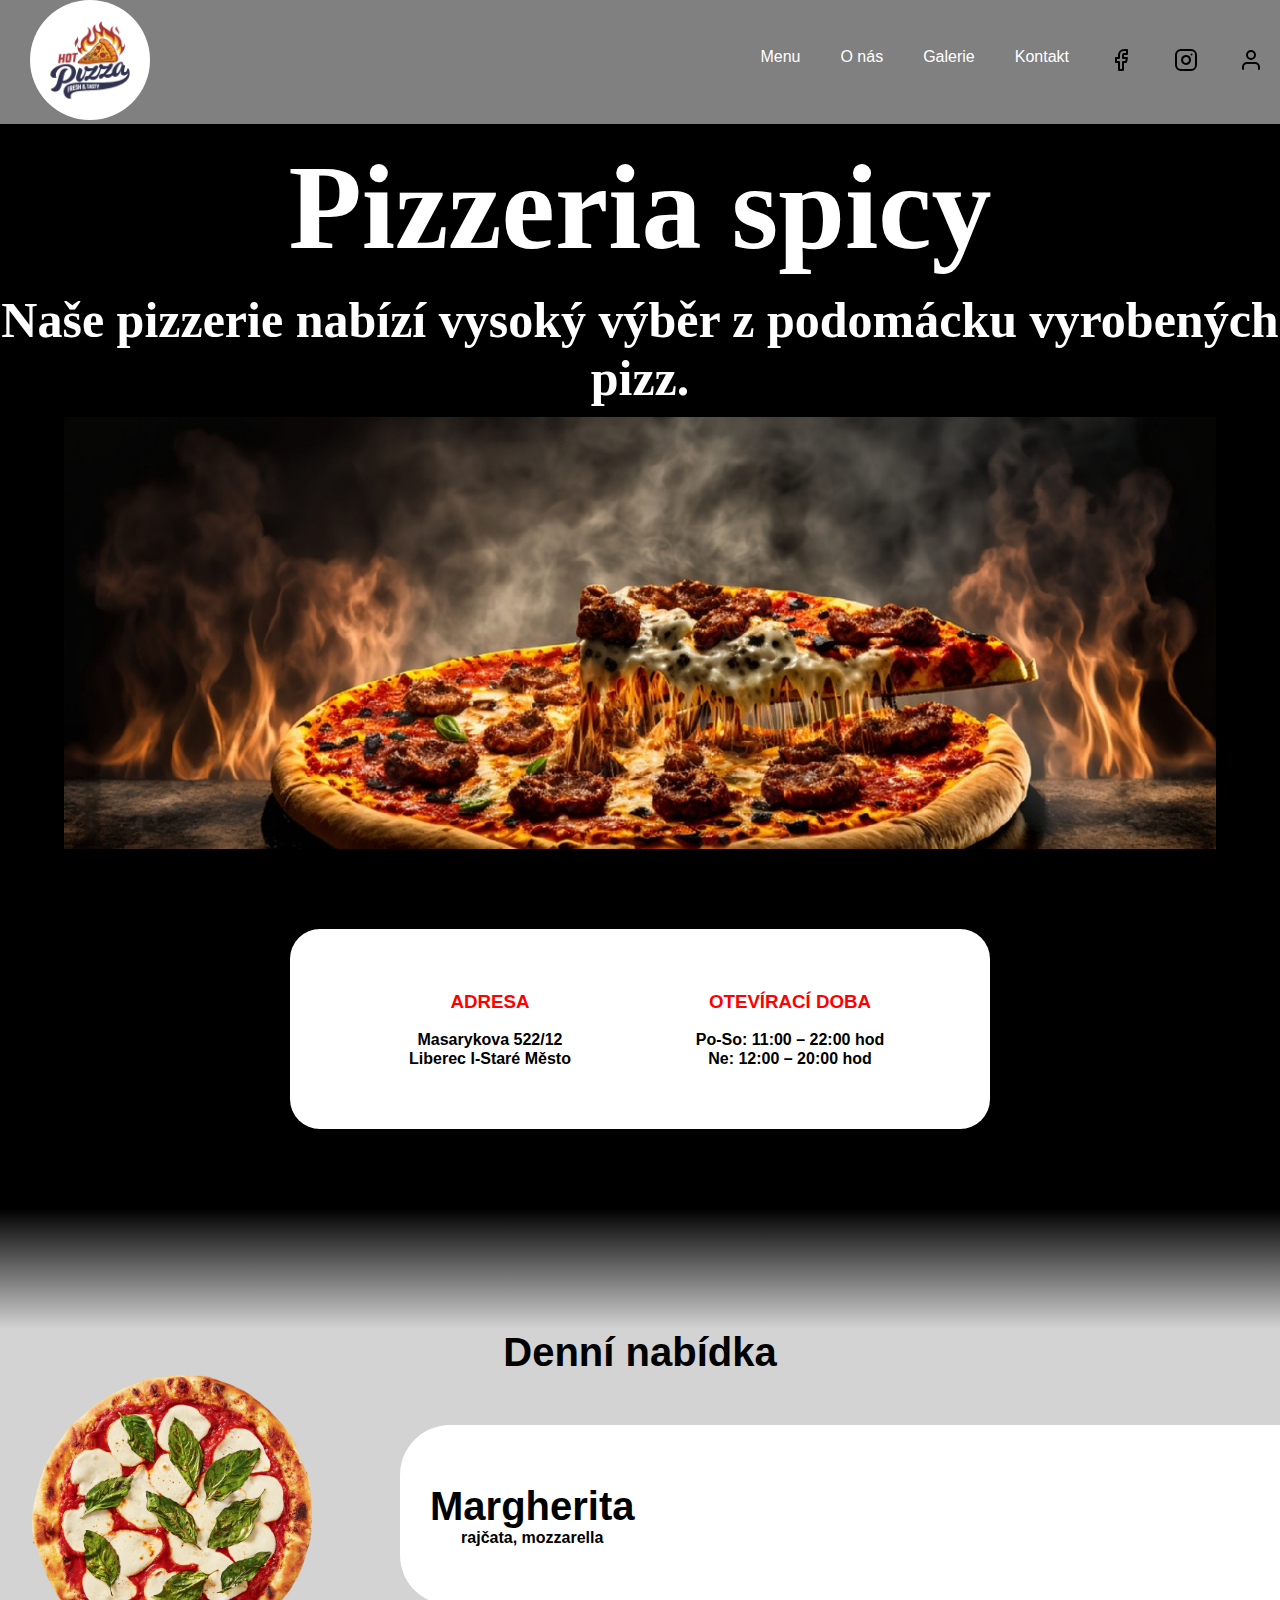
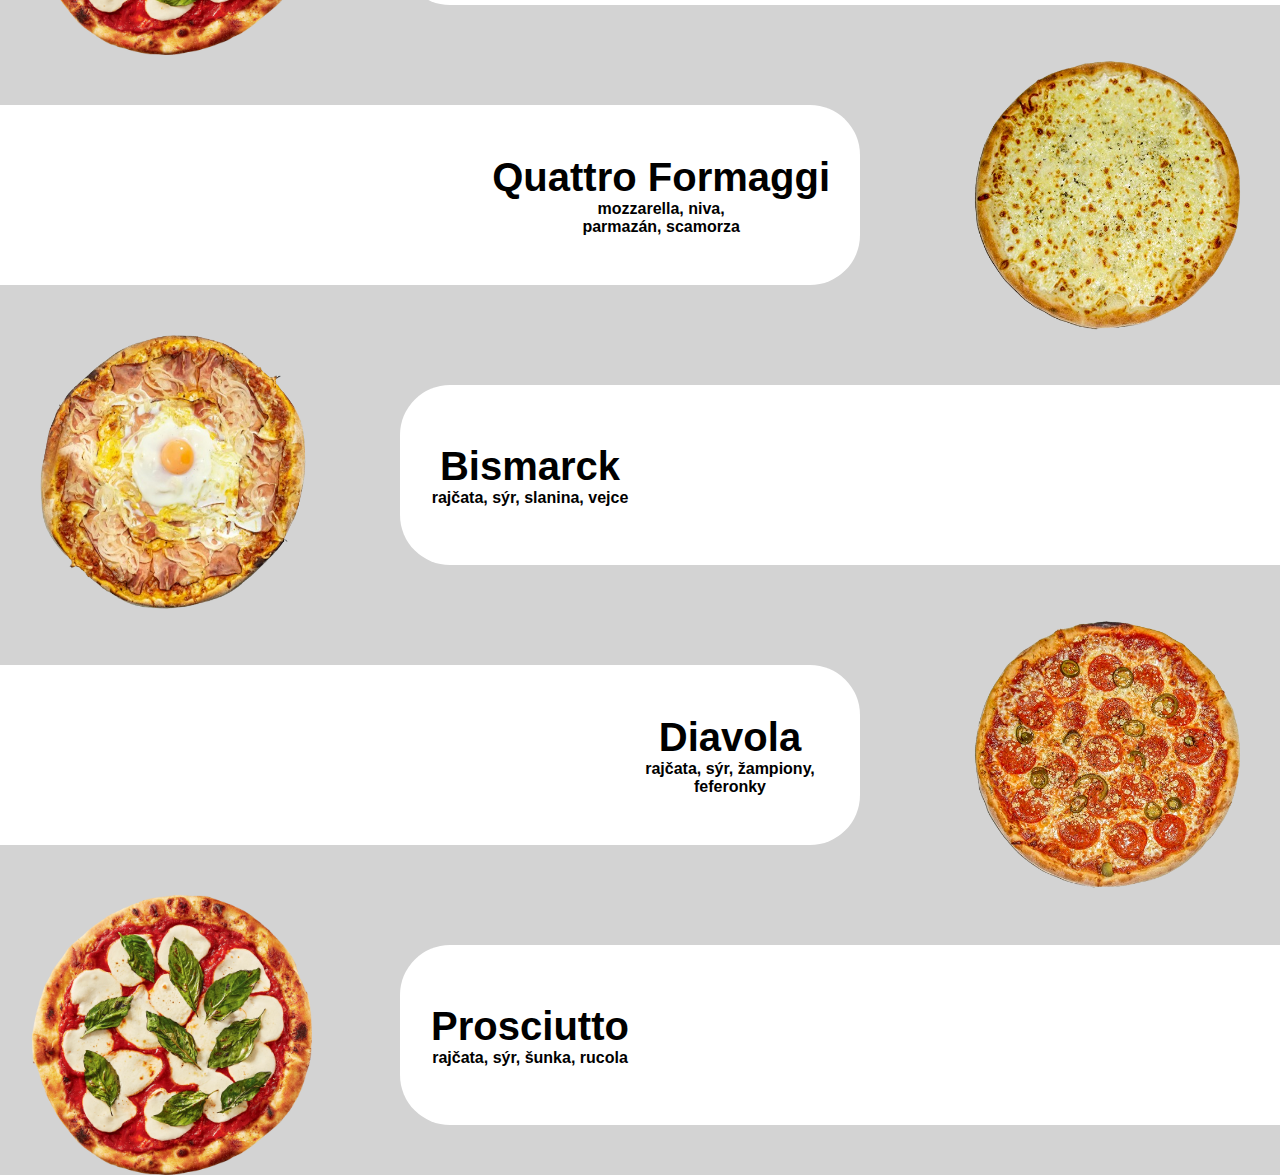
<file: index.html>
<!DOCTYPE html>
<html lang="cs">
<head>
    <meta charset="UTF-8">
    <meta name="viewport" content="width=device-width, initial-scale=1.0">
    <title>Pizzeria</title>
    <link rel="stylesheet" href="./styles/main.css">
    <link rel="stylesheet" href="./styles/normalize.css">
    <link rel="stylesheet" href="./icons/style.css">
    <link rel="icon" type="image/svg" href="./icons/pizza_logo-removebg-preview.png">
    <link rel="stylesheet" href="https://cdnjs.cloudflare.com/ajax/libs/font-awesome/6.0.0-beta2/css/all.min.css" integrity="sha512-YWzhKL2whUzgiheMoBFwW8CKV4qpHQAEuvilg9FAn5VJUDwKZZxkJNuGM4XkWuk94WCrrwslk8yWNGmY1EduTA==" crossorigin="anonymous" referrerpolicy="no-referrer" /></head>
</head>

<body>
    <header>
        <nav>
            <ul class="nav-bar">
                <li class="logo"><a href="./index.html"><img src="./images/pizza_logo-removebg-preview.png"></a></li>
                <input type='checkbox' id='check' />
                <span class="menu">
                    <li><a href="">Menu</a></li>
                    <li><a href="">O nás</a></li>
                    <li><a href="./gallery.html">Galerie</a></li>
                    <li><a href="./formular.html">Kontakt</a></li>
                    <li><a id="FacebookIcon" class="icona" href="i"></a></li>
                    <li><a id="InstagramIcon" class="icona" href="i"></a></li>
                    <li><a id="UserIcon" class="icona" href="i"></a></li>
                    <label for="check" class="close-menu"><i class="fas fa-times"></i></label>
                </span>
                <label for="check" class="open-menu"><i class="fas fa-bars"></i></label>
            </ul>
        </nav>
    
    </header>
    <section class="main">
        <div class="top-main">
            <h1>Pizzeria spicy</h1>
            <h2>Naše pizzerie nabízí vysoký výběr z podomácku vyrobených pizz.</h2>
            <img class="main-img" src="./images/pizza-main.jpeg">
        </div>
        <div class="info">
            <div class="ADRESA">
                <h3>ADRESA</h3>
                <ul class="info-more">
                    <p>Masarykova 522/12</p>
                    <p>Liberec I-Staré Město</p>
                </ul>
            </div>
            <div class="DOBA">
                <h3>OTEVÍRACÍ DOBA</h3>
                <ul class="info-more">
                    <p>Po-So: 11:00 – 22:00 hod</p>
                    <p>Ne: 12:00 – 20:00 hod</p>
                </ul>
            </div>

        </div>
    </section>
    <section class="dole">
        <div class="mez-gradient">

        </div>
        <h4 class="nabidka-text">Denní nabídka</h4>
        <div class="pizza-container">
            <img class="pizza" src="./images/product-beauty-the-margherita_1500x.webp">
            <div class="popis-pizza">
                <div class="popis-pizza-text">
                    <h5 class="nazev-pizza">Margherita</h5>
                    <p class="slozeni-pizza">rajčata, mozzarella</p>
                </div>
                
            </div>
        </div>
        <div class="pizza-container_even">
            <div class="popis-pizza-even">
                <div class="popis-pizza-text">
                    <h5 class="nazev-pizza">Quattro Formaggi</h5>
                    <p class="slozeni-pizza">mozzarella, niva, parmazán, scamorza</p>
                </div>
                
            </div>
            <img class="pizza-even" src="./images/17-Pizza-Quatro-Formaggi-removebg-preview.png">
        </div>
        <div class="pizza-container">
            <img class="pizza" src="./images/image-removebg-preview.png">
            <div class="popis-pizza">
                <div class="popis-pizza-text">
                    <h5 class="nazev-pizza">Bismarck</h5>
                    <p class="slozeni-pizza">rajčata, sýr, slanina, vejce</p>
                </div>
            </div>
        </div>
        <div class="pizza-container_even">
            <div class="popis-pizza-even">
                <div class="popis-pizza-text">
                    <h5 class="nazev-pizza">Diavola</h5>
                    <p class="slozeni-pizza">rajčata, sýr, žampiony, feferonky</p>
                </div>
                
            </div>
            <img class="pizza-even" src="./images/diavola.png">
        </div>
        <div class="pizza-container">
            <img class="pizza" src="./images/product-beauty-the-margherita_1500x.webp">
            <div class="popis-pizza">
                <div class="popis-pizza-text">
                    <h5 class="nazev-pizza">Prosciutto</h5>
                    <p class="slozeni-pizza">rajčata, sýr, šunka, rucola</p>
                </div>
                
            </div>
        </div>
    </section>
    
</body>
</html>
</file>
<file: styles/main.css>
#InstagramIcon{
    background-image: url(../icons/instagram.svg);
}
#FacebookIcon{
    background-image: url(../icons/facebook.svg);
}
#UserIcon{
    background-image: url(../icons/user.svg);
    margin-right: 1em;
}
.icona{
    width: 25px;
    height: 25px;
    background-repeat: no-repeat;
}
ul.nav-bar{
    padding: 0;
}
.nav-bar {
    width: 100%;
    margin: 0;
    display: flex;
    justify-content: space-between;
    align-items: center;
    list-style: none;
    position: relative;
    background-color: var(--color2);
    padding: 12px 20px;
}
.logo img {
    width: 120px;
    background : var(--color1);
    border-radius: 50%;
    margin-left: 30px;

}
.menu {display: flex;}
.menu li {padding-left: 30px;}
.menu li a {
    margin-right: 10px;
    display: inline-block;
    text-decoration: none;
    color: var(--color1);
    text-align: center;
    transition: 0.15s ease-in-out;
    position: relative;
}
.menu li a::after {
    content: "";
    position: absolute;
    bottom: 0;
    left: 0;
    width: 0;
    height: 1px;
    background-color: var(--color1);
    transition: 0.15s ease-in-out;
}
.menu li a:hover:after {width: 100%;}
.open-menu , .close-menu {
    margin-right: 5px;
    position: absolute;
    color: var(--color1);
    cursor: pointer;
    font-size: 1.5rem;
    display: none;
}
.open-menu {
    top: 50%;
    right: 15px;
    transform: translateY(-50%);
}
.close-menu {
    top: 20px;
    right: 30px;
}
#check {display: none;}
@media(max-width: 720px){
    .menu {
        flex-direction: column;
        align-items: center;
        justify-content: center;
        width: 80%;
        height: 100vh;
        position: fixed;
        top: 0;
        right: -100%;
        z-index: 100;
        background-color: var(--color2);
        transition: all 0.2s ease-in-out;
    }
    #InstagramIcon{
        padding: 0;
    }
    #FacebookIcon{
        padding: 0;
    }
    #UserIcon{
        padding: 0;
        margin-right: 10px;
    }
    .menu li {margin-top: 40px;}
    .menu li a {padding: 10px;}
    .open-menu , .close-menu {display: block;}
    #check:checked ~ .menu {right: 0;}
    ul.nav-bar{
        width: 100%;
        padding: 0;
    }
    .logo img {
        width: 100px;
        margin: 5px;
        background : var(--color1);
        border-radius: 50%;
    
    }
}
body{
 background-color: black;
 width: 100%;
 box-sizing: border-box;
 font-family: "Poppins", sans-serif;
 --color1: #FFF ;
 --color2: grey ;
}
.main{
    color: white;
}
h1{
    font-size: 120px;
    font-family: "KoHo", serif;
    margin: 15px;
    margin-left: auto;
    margin-right: auto;
    display: flex;
    text-align: center;
}
h2{
    font-size: 50px;
    font-family: "KoHo", serif;
    display: flex;
    text-align: center;
    margin-left: auto;
    margin-right: auto;
    margin: 0;
    margin-bottom: 10px;

}
p{
    color: black;
    font-weight: 800;
    margin: 0;
}
h3{
    color: red;
    margin-top: 0;
}
.main-img{
margin-left: auto;
margin-right: auto;
width: 90%;
overflow: hidden;
}
.info{
    width: 700px;
    height: 200px;
    display: flex;
    margin: 5em;
    margin-left: auto;
    margin-right: auto;
    justify-content: center;
    flex-direction: row;
    background-color: white;
    overflow: hidden;
    border-radius: 30px;
    

}
.info-more{
    text-align: center;
    font-weight: 200;
    padding: 0;
    margin: 0;
    
}
.ADRESA{
    width: 300px;
    display: flex;
    align-items: center;
    justify-content: center;
    flex-direction: column;
}
.DOBA{
    width: 300px;
    display: flex;
    align-items: center;
    justify-content: center;
    flex-direction: column;
}
.top-main{
    display: flex;
    flex-direction: column;
    align-items:center;
    width:100%; 
}
.mez-gradient{
    height: 120px;
    background-image: linear-gradient(black , lightgray);
}
.dole{
    background-color: lightgrey;
    margin: 0;
    overflow: auto;
}
.pizza-container{
    display: grid;
    grid-template-columns: 400px 1fr;

}
.pizza-container_even{
    display: grid;
    grid-template-columns: 1fr 400px;
    

}
.nabidka-text{
    margin: 0;
    font-size: 40px;
    display: flex;
    flex-direction: column;
    align-items: center;
}
.pizza{
    width: 280px;
    height: 280px;
    margin-left: 2em;
}
.pizza-even{
    width: 280px;
    height: 280px;
    justify-self: flex-end;
    margin-right: 2em;
}
.nazev-pizza{
    font-size: 40px;
    width: fit-content;
    /*height: 100px;*/
    margin: 0;
    
}
.popis-pizza{
    background-color: white;
    border-radius: 50px 0 0 50px;
    margin: 50px 20px 50px 0;
    display: grid;
    justify-self: flex-start;
    width: 100%;
    justify-content: flex-start;
    padding-left: 30px;
    /*
    padding-right: 50%;
    padding-left: 1em;
    display: flex;
    flex-direction: column;
    justify-content: center;
    background-color: white;
    border-radius: 50px 0 0 50px;
    margin: 50px 0 50px 20px;*/

}
.popis-pizza-even{
    background-color: white;
    border-radius: 0 50px 50px 0;
    margin: 50px 20px 50px 0;
    display: grid;
    justify-self: flex-end;
    width: 100%;
    justify-content: flex-end;
    padding-right: 30px;
    /*
    padding-left: 55%;
    padding-right: 1em;
    display: flex;
    flex-direction: column;
    justify-content: center;
    
    
    */

}
.popis-pizza-text{
    display: flex;
    flex-direction: column;
    justify-content: center;
    align-items: center;
    text-align: center;
}
.slozeni-pizza{
    width: 200px;
}
.galerie{
    display: grid;
    grid-template-columns: 1fr 1fr;
    gap: 40px;
    margin: 40px;
}
.galleryitem{
    margin: 0;
    display: block;
    width: 100%;
}

.container{
    max-width: 600px;
    margin: auto;
    margin-top: 10em;
    display: flex;
    flex-direction: column;
    background: black;
    padding: 25px 30px;
    border: 4px solid white;
    border-radius: 10px;
    
    
}
.container .title{
    font-size: 45px;
    font-weight: 500;
    color: white;
    position: relative;
    display: flex;
    justify-content: center;
}

.container form .user-details{
    display: flex;
    flex-wrap: wrap;
    color: white;
    justify-content: space-between;
    margin: 20px 0 12px 0;

}
form .user-details .input-box{
    margin-bottom: 15px;
    width: calc(100% / 2 - 20px);
}
.user-details .input-box .details{
    display: block;
    font-weight: 500;
    margin-bottom: 5px;
}
.user-details .input-box input{
    height: 45px;
    width: 100%;
    outline: none;
    border-radius: 5px;
    border: 1px solid #ccc;
    padding-left: 15px;
    font-size: 16px;
    border-bottom-width: 2px;
}
form .button{
    height: 45px;
    margin: 45px 0;
}
form .button input{
    height: 100%;
    width: 100%;
    color: black;
    border: 1px solid;
    font-size: 18px;
    font-weight: 500;
    border-radius: 5px;
    letter-spacing: 1px;
    background: white;
}
@media (max-width: 830px){
    h1{
        font-size: 80px;
    }
    h2{
        font-size: 40px;
    }
    .pizza-container{
        display: grid;
        grid-template-columns: 1fr;
    }
    .pizza-container_even{
        display: grid;
        grid-template-columns: 1fr;
    }
    .pizza{
        margin: 10px auto 10px auto;
    }
    .pizza-even{
        margin: 10px auto 10px auto;
        order: -1;
    }
    .popis-pizza-even{
        display: flex;
        padding: 0;
        text-align: center;
        justify-content: center;
        align-items: center;
        height: 200px;
        margin: 10px auto 10px auto;
        border-radius: 50px;
        width: 60%;
    }
    .popis-pizza{
        display: flex;
        padding: 0;
        text-align: center;
        justify-content: center;
        align-items: center;
        height: 200px;
        margin: 10px auto 10px auto;
        border-radius: 50px;
        width: 60%;
    }
    .info{
        width: 300px;
        height: 300px;
        flex-direction: column;
        align-items: center;
    }
    .DOBA{
        margin-top: 30px;
    }
    .ADRESA{
        margin-bottom: 30px;
    }
    p{
        font-size: 12px;
    }
    h3{
        font-size: 15px;
        font-weight: 1000;
    }
        
        
}
@media (max-width: 670px){
    .container{
        max-width: 500px;
        margin: 10em 20px 0 20px;
    }
    form .user-details .input-box{
        margin-bottom: 15px;
        width: 100%;
    }
    .container form .user-details{
        max-height: 300px;
        overflow-y: scroll;
    }
    .user-details::-webkit-scrollbar{
        width: 0;
    }
}

@media(max-width: 610px){
    .main-img{
        width: 80%;
    }
    .galerie{
        display: grid;
        grid-template-columns: 1fr;
        gap: 40px;
        margin: 40px;
    }

}
</file>
<file: icons/style.css>
@font-face {
  font-family: 'icomoon';
  src:  url('../fonts/icomoon.eot?ym4cyy');
  src:  url('fonts/icomoon.eot?ym4cyy#iefix') format('embedded-opentype'),
    url('fonts/icomoon.ttf?ym4cyy') format('truetype'),
    url('fonts/icomoon.woff?ym4cyy') format('woff'),
    url('fonts/icomoon.svg?ym4cyy#icomoon') format('svg');
  font-weight: normal;
  font-style: normal;
  font-display: block;
}

[class^="icon-"], [class*=" icon-"] {
  /* use !important to prevent issues with browser extensions that change fonts */
  font-family: 'icomoon' !important;
  speak: never;
  font-style: normal;
  font-weight: normal;
  font-variant: normal;
  text-transform: none;
  line-height: 1;

  /* Better Font Rendering =========== */
  -webkit-font-smoothing: antialiased;
  -moz-osx-font-smoothing: grayscale;
}

.icon-user:before {
  content: "\e971";
}
.icon-facebook:before {
  content: "\ea90";
}
.icon-instagram:before {
  content: "\ea92";
}
</file>
